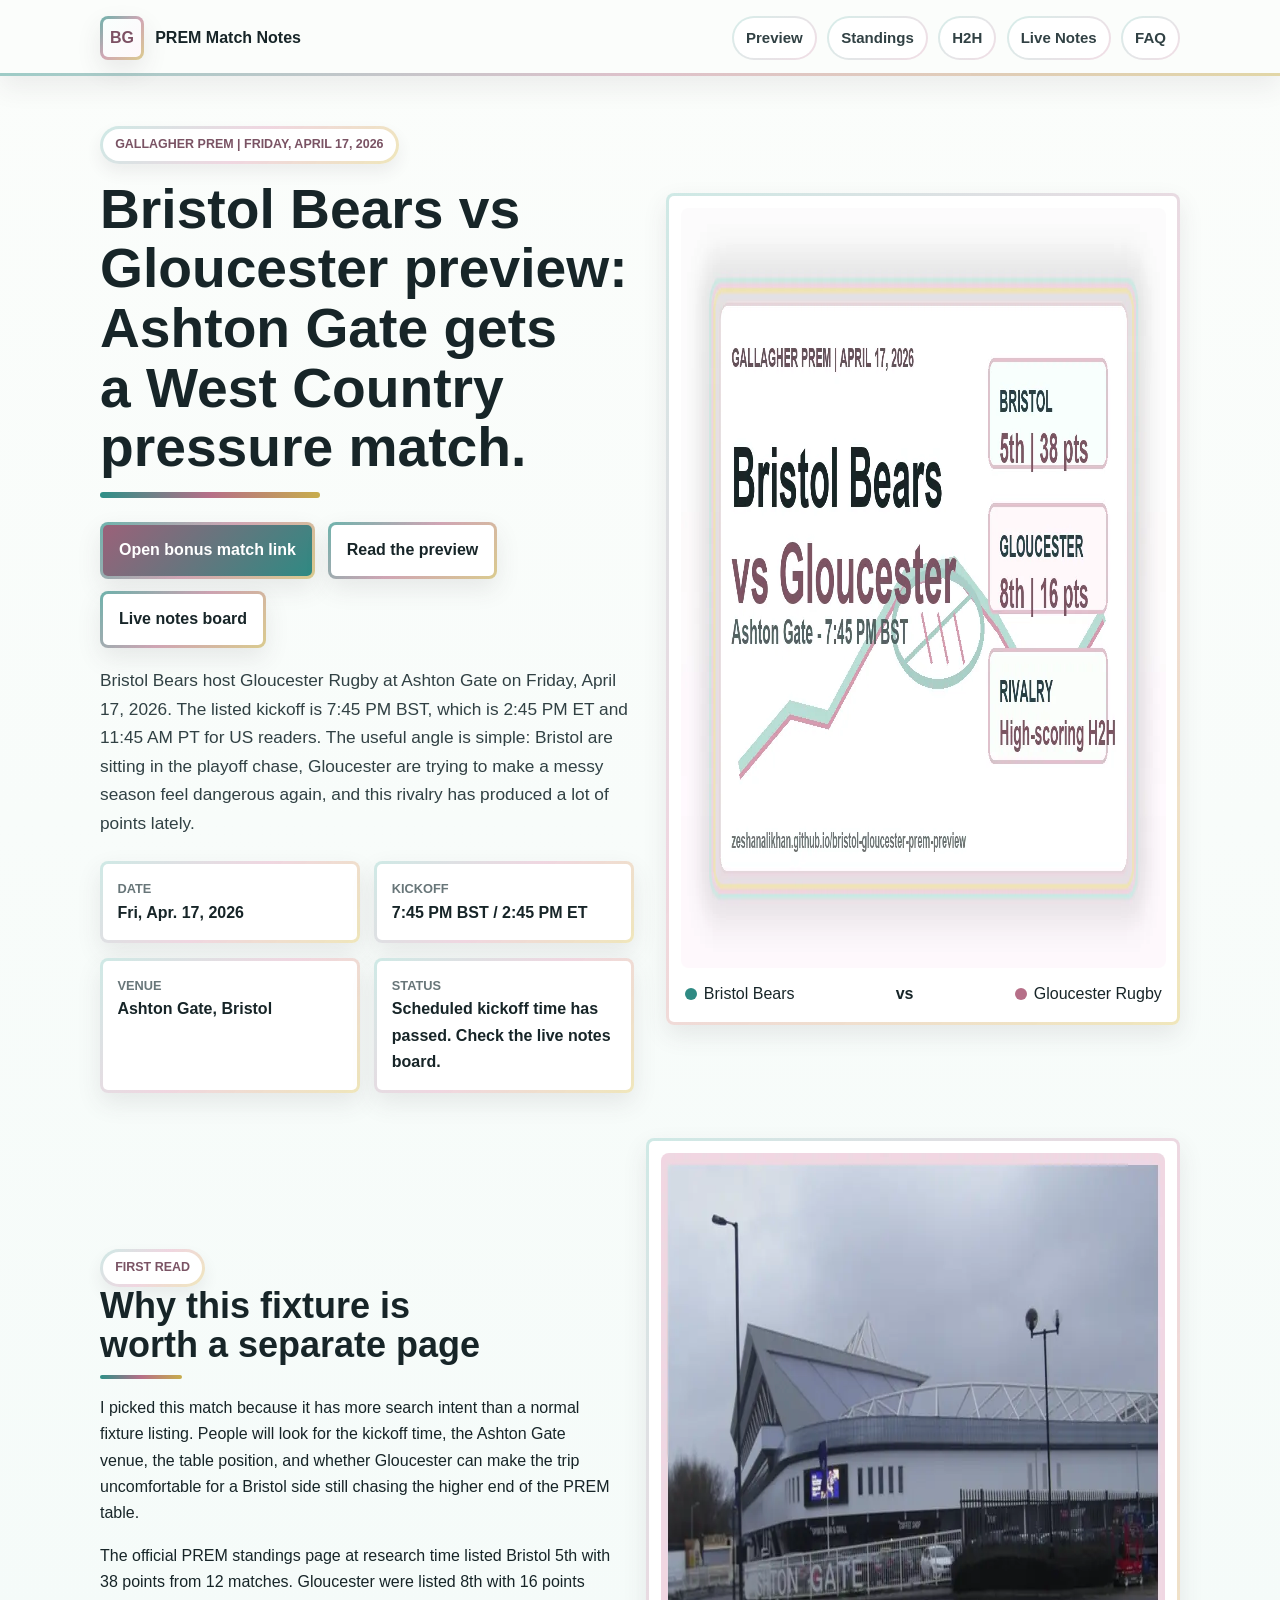
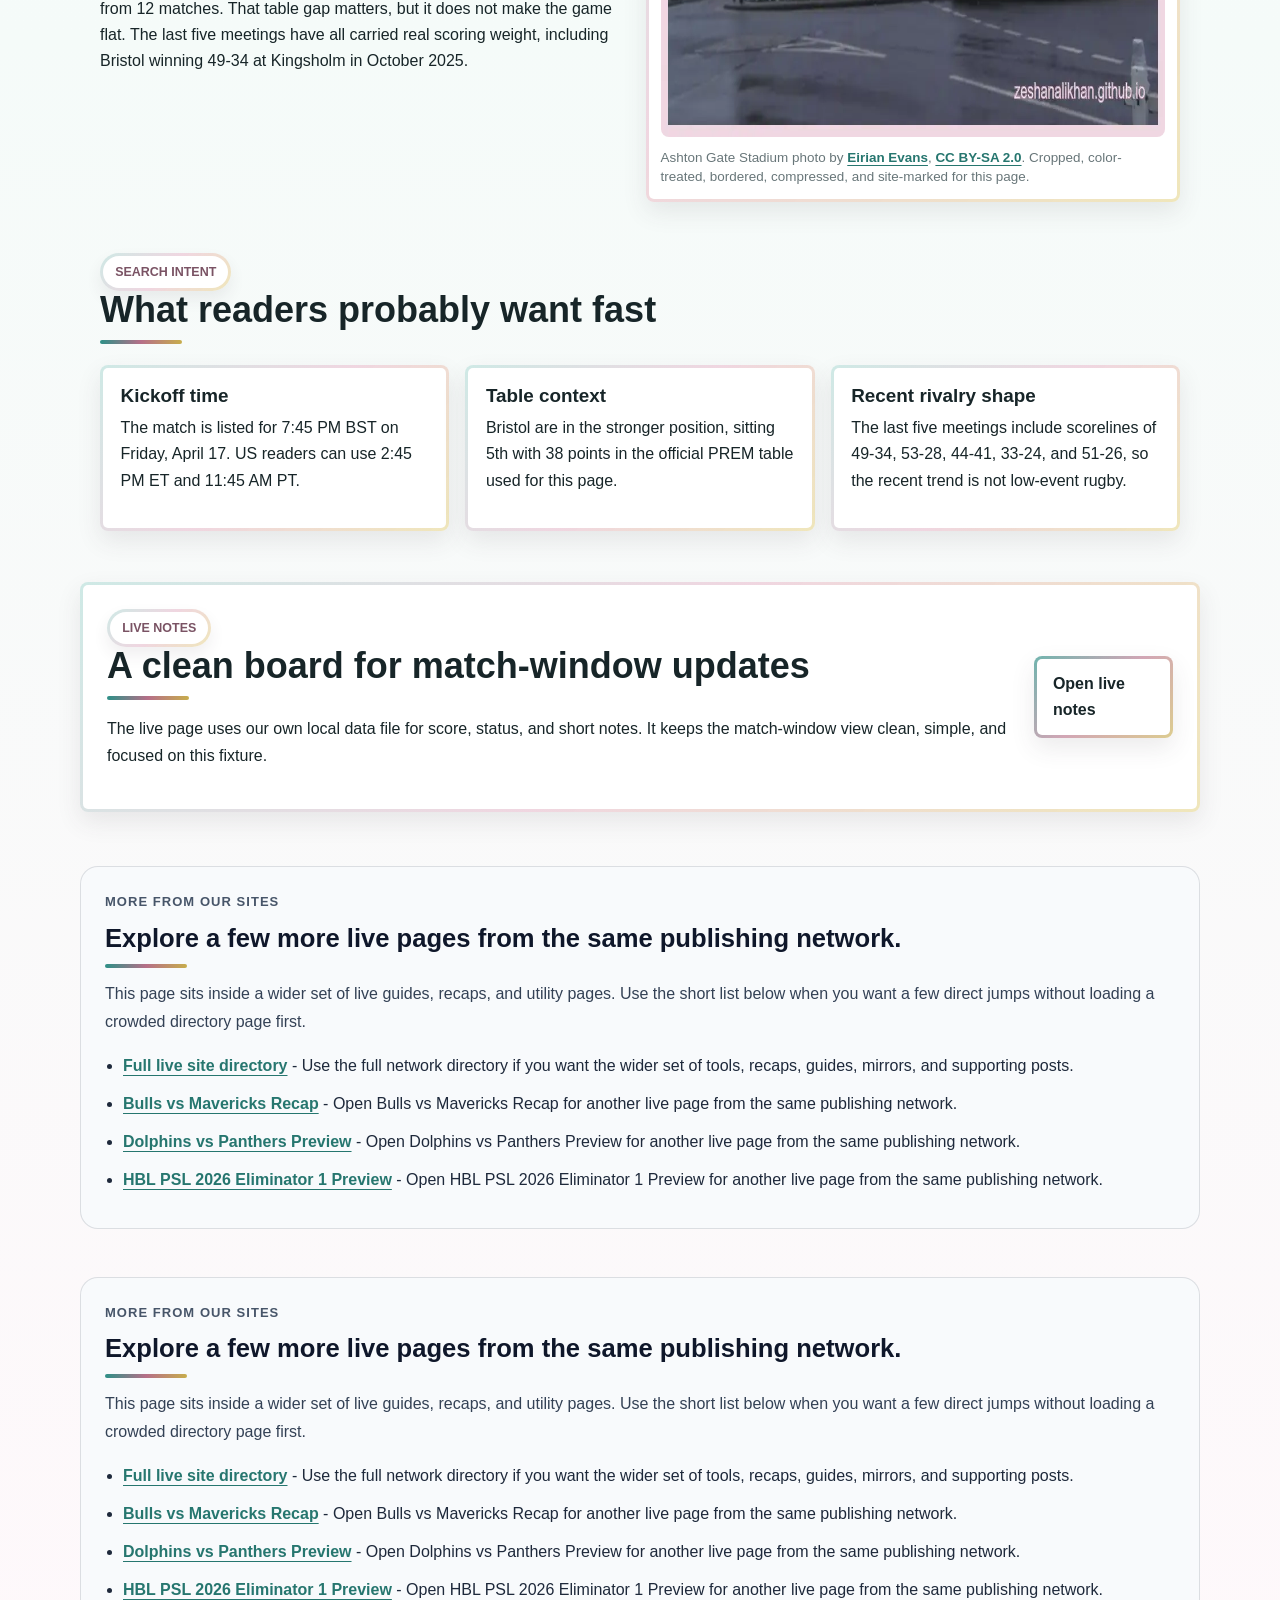
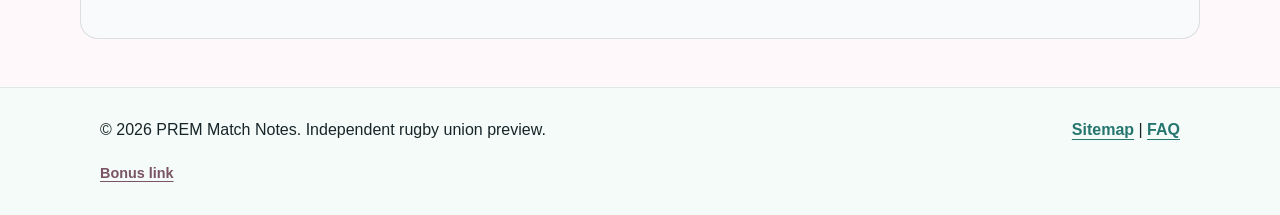
<file: index.html>
<!doctype html>
<html lang="en">
  <head>
    <meta charset="utf-8">
    <meta name="viewport" content="width=device-width, initial-scale=1">
    <meta name="google-site-verification" content="zPeMqoo2h3M_oqIertTkiu1rAj5quQBwW_J42bXbuFM">
    <meta name="google-site-verification" content="798nPPkSE5x6RzX2WuqCMBC2alsTqxIzCoBnxLEVETo">
    <title>Bristol Bears vs Gloucester Preview: April 17, 2026 PREM Match</title>
    <meta name="description" content="Bristol Bears vs Gloucester Rugby preview for April 17, 2026 at Ashton Gate, with kickoff time, standings context, recent head-to-head, and live notes.">
    <link rel="canonical" href="https://zeshanalikhan.github.io/bristol-gloucester-prem-preview/">
    <meta property="og:title" content="Bristol Bears vs Gloucester Rugby Preview">
    <meta property="og:description" content="A clean independent preview for Bristol Bears vs Gloucester Rugby at Ashton Gate on April 17, 2026, built around PREM standings, kickoff time, and recent H2H results.">
    <meta property="og:type" content="website">
    <meta property="og:url" content="https://zeshanalikhan.github.io/bristol-gloucester-prem-preview/">
    <meta property="og:image" content="https://zeshanalikhan.github.io/bristol-gloucester-prem-preview/assets/images/bristol-gloucester-hero.webp">
    <link rel="stylesheet" href="styles.css">
    <script type="application/ld+json">
      {
        "@context": "https://schema.org",
        "@type": "SportsEvent",
        "name": "Bristol Bears vs Gloucester Rugby",
        "startDate": "2026-04-17T19:45:00+01:00",
        "eventStatus": "https://schema.org/EventScheduled",
        "eventAttendanceMode": "https://schema.org/OfflineEventAttendanceMode",
        "sport": "Rugby union",
        "location": {
          "@type": "Place",
          "name": "Ashton Gate",
          "address": {
            "@type": "PostalAddress",
            "addressLocality": "Bristol",
            "addressCountry": "GB"
          }
        },
        "homeTeam": {
          "@type": "SportsTeam",
          "name": "Bristol Bears"
        },
        "awayTeam": {
          "@type": "SportsTeam",
          "name": "Gloucester Rugby"
        }
      }
    </script>
  </head>
  <body>
    <a class="skip-link" href="#main">Skip to content</a>
    <header class="site-header">
      <div class="nav-wrap">
        <a class="brand" href="index.html" aria-label="Bristol Gloucester PREM Notes home">
          <span class="brand-mark">BG</span>
          <span>PREM Match Notes</span>
        </a>
        <nav class="nav-links" aria-label="Main navigation">
          <a href="pages/match-preview.html">Preview</a>
          <a href="pages/standings-context.html">Standings</a>
          <a href="pages/head-to-head.html">H2H</a>
          <a href="pages/live-updates.html">Live Notes</a>
          <a href="pages/faq.html">FAQ</a>
        </nav>
      </div>
    </header>

    <main id="main">
      <section class="hero">
        <div class="hero-inner">
          <div class="hero-copy">
            <span class="eyebrow">Gallagher PREM | Friday, April 17, 2026</span>
            <h1>Bristol Bears vs Gloucester preview: Ashton Gate gets a West Country pressure match.</h1>
            <div class="cta-row">
              <a class="button bonus" href="https://www.profitablecpmratenetwork.com/j9f627innq?key=be46e17df9e34aa3b5b8e77e88a34740" rel="nofollow sponsored noopener" target="_blank">Open bonus match link</a>
              <a class="button ghost" href="pages/match-preview.html">Read the preview</a>
              <a class="button light" href="pages/live-updates.html">Live notes board</a>
            </div>
            <p class="lede">Bristol Bears host Gloucester Rugby at Ashton Gate on Friday, April 17, 2026. The listed kickoff is 7:45 PM BST, which is 2:45 PM ET and 11:45 AM PT for US readers. The useful angle is simple: Bristol are sitting in the playoff chase, Gloucester are trying to make a messy season feel dangerous again, and this rivalry has produced a lot of points lately.</p>
            <div class="quick-facts" aria-label="Match quick facts">
              <div><span>Date</span><strong>Fri, Apr. 17, 2026</strong></div>
              <div><span>Kickoff</span><strong>7:45 PM BST / 2:45 PM ET</strong></div>
              <div><span>Venue</span><strong>Ashton Gate, Bristol</strong></div>
              <div><span>Status</span><strong data-event-countdown>Match scheduled</strong></div>
            </div>
          </div>
          <aside class="hero-card" aria-label="Bristol Gloucester match card">
            <img src="assets/images/bristol-gloucester-hero.webp" width="1200" height="760" alt="Original Bristol Bears vs Gloucester Rugby preview graphic">
            <div class="scoreboard">
              <div><span class="dot bristol"></span><span>Bristol Bears</span></div>
              <strong>vs</strong>
              <div><span class="dot gloucester"></span><span>Gloucester Rugby</span></div>
            </div>
          </aside>
        </div>
      </section>

      <section class="section">
        <div class="two-col">
          <div>
            <span class="eyebrow">First read</span>
            <h2>Why this fixture is worth a separate page</h2>
            <p>I picked this match because it has more search intent than a normal fixture listing. People will look for the kickoff time, the Ashton Gate venue, the table position, and whether Gloucester can make the trip uncomfortable for a Bristol side still chasing the higher end of the PREM table.</p>
            <p>The official PREM standings page at research time listed Bristol 5th with 38 points from 12 matches. Gloucester were listed 8th with 16 points from 12 matches. That table gap matters, but it does not make the game flat. The last five meetings have all carried real scoring weight, including Bristol winning 49-34 at Kingsholm in October 2025.</p>
          </div>
          <figure class="image-frame">
            <img src="assets/images/ashton-gate-edited.webp" width="884" height="584" alt="Edited real Ashton Gate Stadium image for Bristol Bears vs Gloucester Rugby preview">
            <figcaption>Ashton Gate Stadium photo by <a href="https://commons.wikimedia.org/wiki/File:Ashton_Gate_Stadium_,_Bristol_-_geograph.org.uk_-_5297746.jpg" rel="nofollow noopener" target="_blank">Eirian Evans</a>, <a href="https://creativecommons.org/licenses/by-sa/2.0/" rel="nofollow noopener" target="_blank">CC BY-SA 2.0</a>. Cropped, color-treated, bordered, compressed, and site-marked for this page.</figcaption>
          </figure>
        </div>
      </section>

      <section class="section">
        <span class="eyebrow">Search intent</span>
        <h2>What readers probably want fast</h2>
        <div class="card-grid">
          <article class="panel">
            <h3>Kickoff time</h3>
            <p>The match is listed for 7:45 PM BST on Friday, April 17. US readers can use 2:45 PM ET and 11:45 AM PT.</p>
          </article>
          <article class="panel">
            <h3>Table context</h3>
            <p>Bristol are in the stronger position, sitting 5th with 38 points in the official PREM table used for this page.</p>
          </article>
          <article class="panel">
            <h3>Recent rivalry shape</h3>
            <p>The last five meetings include scorelines of 49-34, 53-28, 44-41, 33-24, and 51-26, so the recent trend is not low-event rugby.</p>
          </article>
        </div>
      </section>

      <section class="section feature-band">
        <div>
          <span class="eyebrow">Live notes</span>
          <h2>A clean board for match-window updates</h2>
          <p>The live page uses our own local data file for score, status, and short notes. It keeps the match-window view clean, simple, and focused on this fixture.</p>
        </div>
        <a class="button light" href="pages/live-updates.html">Open live notes</a>
      </section>

      <!-- NETWORK_LINKS_START -->
      <section data-network-links="true" aria-labelledby="network-links-heading" style="padding:0 0 48px;">
        <div style="width:min(1120px, calc(100% - 32px)); margin:0 auto;">
          <div style="border:1px solid rgba(15, 23, 42, 0.12); background:#f8fafc; border-radius:18px; padding:24px;">
            <p style="margin:0 0 10px; font-size:13px; font-weight:800; letter-spacing:0.08em; text-transform:uppercase; color:#475569;">More from our sites</p>
            <h2 id="network-links-heading" style="margin:0 0 12px; font-size:clamp(1.5rem, 2vw, 1.9rem); line-height:1.2; color:#0f172a;">Explore a few more live pages from the same publishing network.</h2>
            <p style="margin:0 0 16px; color:#334155; line-height:1.75;">This page sits inside a wider set of live guides, recaps, and utility pages. Use the short list below when you want a few direct jumps without loading a crowded directory page first.</p>
            <ul style="margin:0; padding-left:18px; color:#1e293b; line-height:1.75;">
          <li style="margin:0 0 10px;"><a href="https://zeshanalikhan.github.io/creator-app-hub-site/pages/site-directory.html">Full live site directory</a> - Use the full network directory if you want the wider set of tools, recaps, guides, mirrors, and supporting posts.</li>
          <li style="margin:0 0 10px;"><a href="https://zeshanalikhan.github.io/bulls-mavericks-recap/">Bulls vs Mavericks Recap</a> - Open Bulls vs Mavericks Recap for another live page from the same publishing network.</li>
          <li style="margin:0 0 10px;"><a href="https://zeshanalikhan.github.io/dolphins-panthers-nrl-preview/">Dolphins vs Panthers Preview</a> - Open Dolphins vs Panthers Preview for another live page from the same publishing network.</li>
          <li style="margin:0 0 10px;"><a href="https://zeshanalikhan.github.io/hbl-psl-2026-eliminator-1-preview/">HBL PSL 2026 Eliminator 1 Preview</a> - Open HBL PSL 2026 Eliminator 1 Preview for another live page from the same publishing network.</li>
            </ul>
          </div>
        </div>
      </section>
      <!-- NETWORK_LINKS_END -->
    
      <!-- NETWORK_LINKS_START -->
      <section data-network-links="true" aria-labelledby="network-links-heading" style="padding:0 0 48px;">
        <div style="width:min(1120px, calc(100% - 32px)); margin:0 auto;">
          <div style="border:1px solid rgba(15, 23, 42, 0.12); background:#f8fafc; border-radius:18px; padding:24px;">
            <p style="margin:0 0 10px; font-size:13px; font-weight:800; letter-spacing:0.08em; text-transform:uppercase; color:#475569;">More from our sites</p>
            <h2 id="network-links-heading" style="margin:0 0 12px; font-size:clamp(1.5rem, 2vw, 1.9rem); line-height:1.2; color:#0f172a;">Explore a few more live pages from the same publishing network.</h2>
            <p style="margin:0 0 16px; color:#334155; line-height:1.75;">This page sits inside a wider set of live guides, recaps, and utility pages. Use the short list below when you want a few direct jumps without loading a crowded directory page first.</p>
            <ul style="margin:0; padding-left:18px; color:#1e293b; line-height:1.75;">
          <li style="margin:0 0 10px;"><a href="https://zeshanalikhan.github.io/creator-app-hub-site/pages/site-directory.html">Full live site directory</a> - Use the full network directory if you want the wider set of tools, recaps, guides, mirrors, and supporting posts.</li>
          <li style="margin:0 0 10px;"><a href="https://zeshanalikhan.github.io/bulls-mavericks-recap/">Bulls vs Mavericks Recap</a> - Open Bulls vs Mavericks Recap for another live page from the same publishing network.</li>
          <li style="margin:0 0 10px;"><a href="https://zeshanalikhan.github.io/dolphins-panthers-nrl-preview/">Dolphins vs Panthers Preview</a> - Open Dolphins vs Panthers Preview for another live page from the same publishing network.</li>
          <li style="margin:0 0 10px;"><a href="https://zeshanalikhan.github.io/hbl-psl-2026-eliminator-1-preview/">HBL PSL 2026 Eliminator 1 Preview</a> - Open HBL PSL 2026 Eliminator 1 Preview for another live page from the same publishing network.</li>
            </ul>
          </div>
        </div>
      </section>
      <!-- NETWORK_LINKS_END -->
    </main>

    <footer class="site-footer">
      <div class="footer-inner">
        <p>&copy; <span data-year>2026</span> PREM Match Notes. Independent rugby union preview.</p>
        <p><a href="sitemap.xml">Sitemap</a> | <a href="pages/faq.html">FAQ</a></p>
      </div>
      <div class="bonus-link-wrap">
        <a class="bonus-link" href="https://www.profitablecpmratenetwork.com/j9f627innq?key=be46e17df9e34aa3b5b8e77e88a34740" rel="nofollow sponsored noopener" target="_blank">Bonus link</a>
      </div>
    </footer>
    <script src="app.js?v=20260414b" defer></script>
  </body>
</html>
</file>
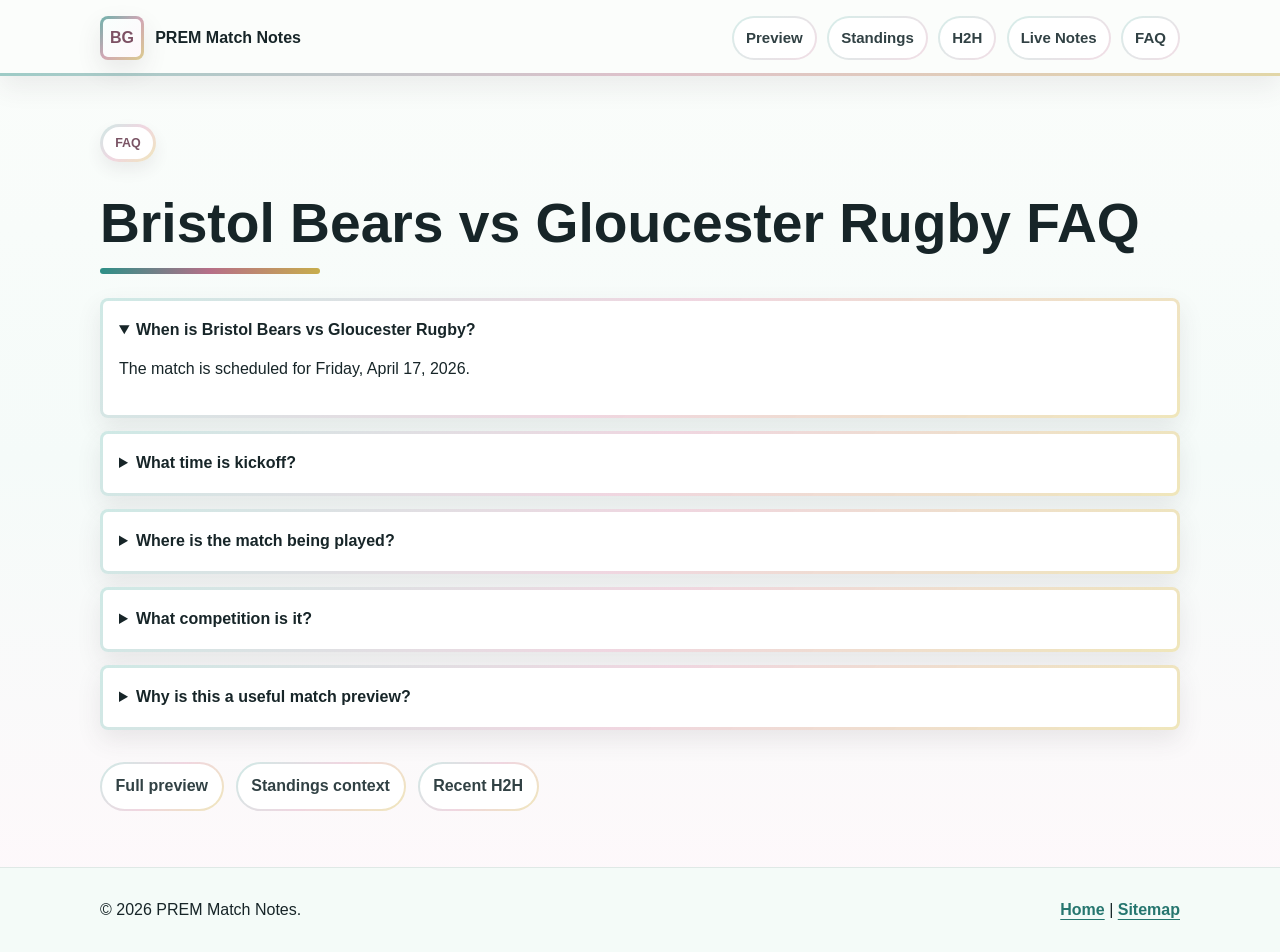
<file: pages/faq.html>
<!doctype html>
<html lang="en">
  <head>
    <meta charset="utf-8">
    <meta name="viewport" content="width=device-width, initial-scale=1">
    <meta name="google-site-verification" content="zPeMqoo2h3M_oqIertTkiu1rAj5quQBwW_J42bXbuFM">
    <meta name="google-site-verification" content="798nPPkSE5x6RzX2WuqCMBC2alsTqxIzCoBnxLEVETo">
    <title>Bristol Bears vs Gloucester FAQ | Kickoff, Venue, PREM Context</title>
    <meta name="description" content="Quick FAQ for Bristol Bears vs Gloucester Rugby on April 17, 2026, including kickoff time, venue, competition, standings, and match angle.">
    <link rel="canonical" href="https://zeshanalikhan.github.io/bristol-gloucester-prem-preview/pages/faq.html">
    <link rel="stylesheet" href="../styles.css">
    <script type="application/ld+json">
      {
        "@context": "https://schema.org",
        "@type": "FAQPage",
        "mainEntity": [
          {
            "@type": "Question",
            "name": "When is Bristol Bears vs Gloucester Rugby?",
            "acceptedAnswer": {
              "@type": "Answer",
              "text": "Bristol Bears vs Gloucester Rugby is scheduled for Friday, April 17, 2026."
            }
          },
          {
            "@type": "Question",
            "name": "What time is Bristol vs Gloucester kickoff?",
            "acceptedAnswer": {
              "@type": "Answer",
              "text": "Kickoff is listed for 7:45 PM BST, which is 2:45 PM ET and 11:45 AM PT."
            }
          },
          {
            "@type": "Question",
            "name": "Where is Bristol vs Gloucester being played?",
            "acceptedAnswer": {
              "@type": "Answer",
              "text": "The match is being played at Ashton Gate in Bristol, England."
            }
          }
        ]
      }
    </script>
  </head>
  <body>
    <a class="skip-link" href="#main">Skip to content</a>
    <header class="site-header">
      <div class="nav-wrap">
        <a class="brand" href="../index.html"><span class="brand-mark">BG</span><span>PREM Match Notes</span></a>
        <nav class="nav-links" aria-label="Main navigation">
          <a href="match-preview.html">Preview</a>
          <a href="standings-context.html">Standings</a>
          <a href="head-to-head.html">H2H</a>
          <a href="live-updates.html">Live Notes</a>
          <a href="faq.html">FAQ</a>
        </nav>
      </div>
    </header>
    <main id="main" class="article">
      <p class="eyebrow">FAQ</p>
      <h1>Bristol Bears vs Gloucester Rugby FAQ</h1>
      <div class="faq-list">
        <details open>
          <summary>When is Bristol Bears vs Gloucester Rugby?</summary>
          <p>The match is scheduled for Friday, April 17, 2026.</p>
        </details>
        <details>
          <summary>What time is kickoff?</summary>
          <p>Kickoff is listed for 7:45 PM BST. For US readers, that is 2:45 PM ET and 11:45 AM PT.</p>
        </details>
        <details>
          <summary>Where is the match being played?</summary>
          <p>Bristol Bears vs Gloucester Rugby is being played at Ashton Gate in Bristol, England.</p>
        </details>
        <details>
          <summary>What competition is it?</summary>
          <p>It is a Gallagher PREM / Premiership Rugby fixture, listed as Round 13.</p>
        </details>
        <details>
          <summary>Why is this a useful match preview?</summary>
          <p>Bristol were listed 5th in the PREM standings at research time, while Gloucester were listed 8th. The table gap, Ashton Gate setting, and recent high-scoring head-to-head results give the match a clear preview angle.</p>
        </details>
      </div>
      <nav class="next-links" aria-label="Related pages">
        <a href="match-preview.html">Full preview</a>
        <a href="standings-context.html">Standings context</a>
        <a href="head-to-head.html">Recent H2H</a>
      </nav>
    </main>
    <footer class="site-footer">
      <div class="footer-inner">
        <p>&copy; <span data-year>2026</span> PREM Match Notes.</p>
        <p><a href="../index.html">Home</a> | <a href="../sitemap.xml">Sitemap</a></p>
      </div>
    </footer>
    <script src="../app.js?v=20260414b" defer></script>
  </body>
</html>
</file>
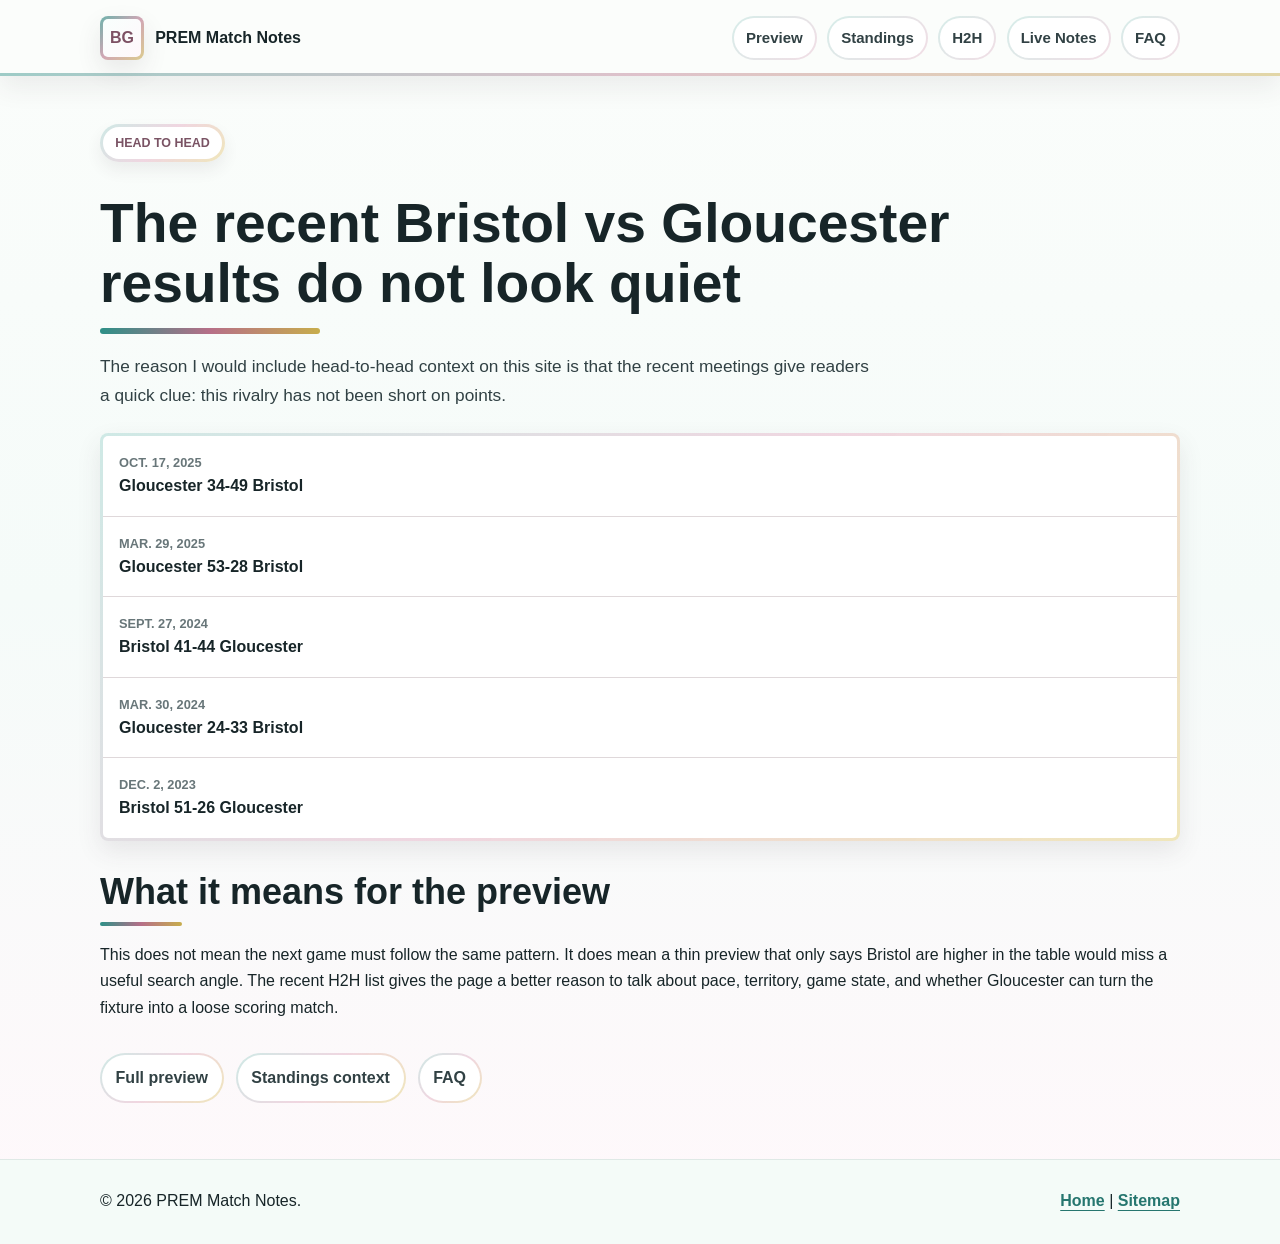
<file: pages/head-to-head.html>
<!doctype html>
<html lang="en">
  <head>
    <meta charset="utf-8">
    <meta name="viewport" content="width=device-width, initial-scale=1">
    <meta name="google-site-verification" content="zPeMqoo2h3M_oqIertTkiu1rAj5quQBwW_J42bXbuFM">
    <meta name="google-site-verification" content="798nPPkSE5x6RzX2WuqCMBC2alsTqxIzCoBnxLEVETo">
    <title>Bristol Bears vs Gloucester H2H | Recent Results Before April 2026</title>
    <meta name="description" content="Recent Bristol Bears vs Gloucester Rugby head-to-head results and what they suggest before the April 17, 2026 PREM match.">
    <link rel="canonical" href="https://zeshanalikhan.github.io/bristol-gloucester-prem-preview/pages/head-to-head.html">
    <link rel="stylesheet" href="../styles.css">
  </head>
  <body>
    <a class="skip-link" href="#main">Skip to content</a>
    <header class="site-header">
      <div class="nav-wrap">
        <a class="brand" href="../index.html"><span class="brand-mark">BG</span><span>PREM Match Notes</span></a>
        <nav class="nav-links" aria-label="Main navigation">
          <a href="match-preview.html">Preview</a>
          <a href="standings-context.html">Standings</a>
          <a href="head-to-head.html">H2H</a>
          <a href="live-updates.html">Live Notes</a>
          <a href="faq.html">FAQ</a>
        </nav>
      </div>
    </header>
    <main id="main" class="article">
      <p class="eyebrow">Head to head</p>
      <h1>The recent Bristol vs Gloucester results do not look quiet</h1>
      <p class="lede">The reason I would include head-to-head context on this site is that the recent meetings give readers a quick clue: this rivalry has not been short on points.</p>
      <div class="timeline">
        <div><span>Oct. 17, 2025</span><strong>Gloucester 34-49 Bristol</strong></div>
        <div><span>Mar. 29, 2025</span><strong>Gloucester 53-28 Bristol</strong></div>
        <div><span>Sept. 27, 2024</span><strong>Bristol 41-44 Gloucester</strong></div>
        <div><span>Mar. 30, 2024</span><strong>Gloucester 24-33 Bristol</strong></div>
        <div><span>Dec. 2, 2023</span><strong>Bristol 51-26 Gloucester</strong></div>
      </div>
      <section class="article-block">
        <h2>What it means for the preview</h2>
        <p>This does not mean the next game must follow the same pattern. It does mean a thin preview that only says Bristol are higher in the table would miss a useful search angle. The recent H2H list gives the page a better reason to talk about pace, territory, game state, and whether Gloucester can turn the fixture into a loose scoring match.</p>
      </section>
      <nav class="next-links" aria-label="Related pages">
        <a href="match-preview.html">Full preview</a>
        <a href="standings-context.html">Standings context</a>
        <a href="faq.html">FAQ</a>
      </nav>
    </main>
    <footer class="site-footer">
      <div class="footer-inner">
        <p>&copy; <span data-year>2026</span> PREM Match Notes.</p>
        <p><a href="../index.html">Home</a> | <a href="../sitemap.xml">Sitemap</a></p>
      </div>
    </footer>
    <script src="../app.js?v=20260414b" defer></script>
  </body>
</html>
</file>
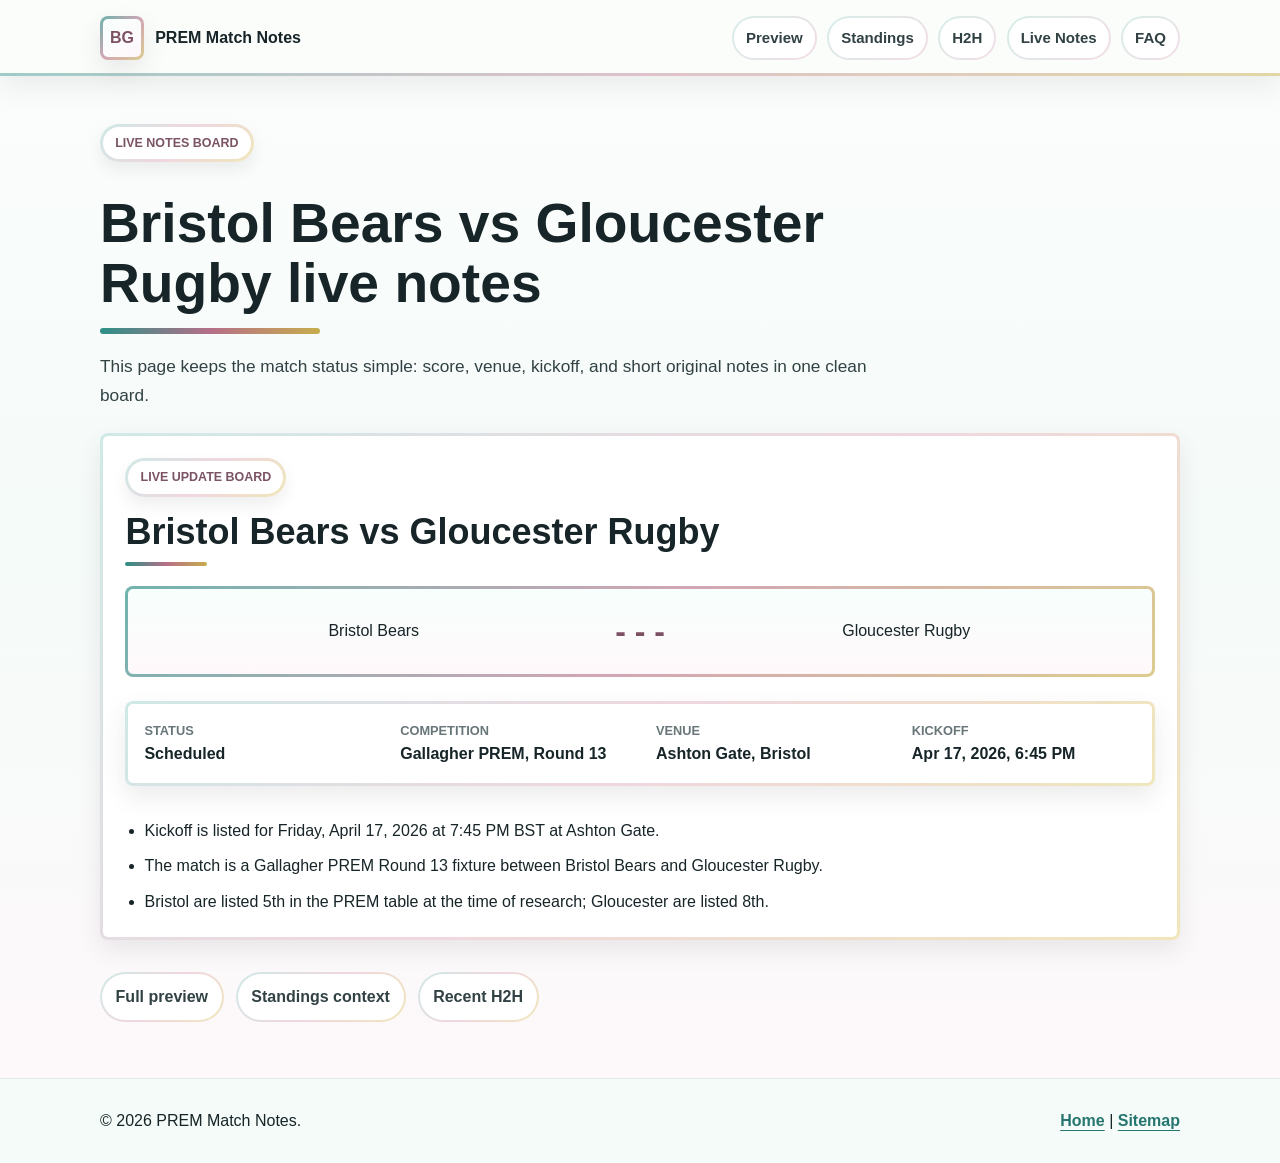
<file: pages/live-updates.html>
<!doctype html>
<html lang="en">
  <head>
    <meta charset="utf-8">
    <meta name="viewport" content="width=device-width, initial-scale=1">
    <meta name="google-site-verification" content="zPeMqoo2h3M_oqIertTkiu1rAj5quQBwW_J42bXbuFM">
    <meta name="google-site-verification" content="798nPPkSE5x6RzX2WuqCMBC2alsTqxIzCoBnxLEVETo">
    <title>Bristol Bears vs Gloucester Live Notes | April 17, 2026</title>
    <meta name="description" content="Live notes board for Bristol Bears vs Gloucester Rugby, with local score, status, venue, kickoff, and original match notes.">
    <link rel="canonical" href="https://zeshanalikhan.github.io/bristol-gloucester-prem-preview/pages/live-updates.html">
    <link rel="stylesheet" href="../styles.css">
  </head>
  <body>
    <a class="skip-link" href="#main">Skip to content</a>
    <header class="site-header">
      <div class="nav-wrap">
        <a class="brand" href="../index.html"><span class="brand-mark">BG</span><span>PREM Match Notes</span></a>
        <nav class="nav-links" aria-label="Main navigation">
          <a href="match-preview.html">Preview</a>
          <a href="standings-context.html">Standings</a>
          <a href="head-to-head.html">H2H</a>
          <a href="live-updates.html">Live Notes</a>
          <a href="faq.html">FAQ</a>
        </nav>
      </div>
    </header>
    <main id="main" class="article">
      <p class="eyebrow">Live notes board</p>
      <h1>Bristol Bears vs Gloucester Rugby live notes</h1>
      <p class="lede">This page keeps the match status simple: score, venue, kickoff, and short original notes in one clean board.</p>
      <div data-live-root class="live-root">
        <div class="live-card">
          <p class="eyebrow">Live update board</p>
          <h2>Bristol Bears vs Gloucester Rugby</h2>
          <p>Loading match notes...</p>
        </div>
      </div>
      <nav class="next-links" aria-label="Related pages">
        <a href="match-preview.html">Full preview</a>
        <a href="standings-context.html">Standings context</a>
        <a href="head-to-head.html">Recent H2H</a>
      </nav>
    </main>
    <footer class="site-footer">
      <div class="footer-inner">
        <p>&copy; <span data-year>2026</span> PREM Match Notes.</p>
        <p><a href="../index.html">Home</a> | <a href="../sitemap.xml">Sitemap</a></p>
      </div>
    </footer>
    <script src="../app.js?v=20260414b" defer></script>
  </body>
</html>
</file>
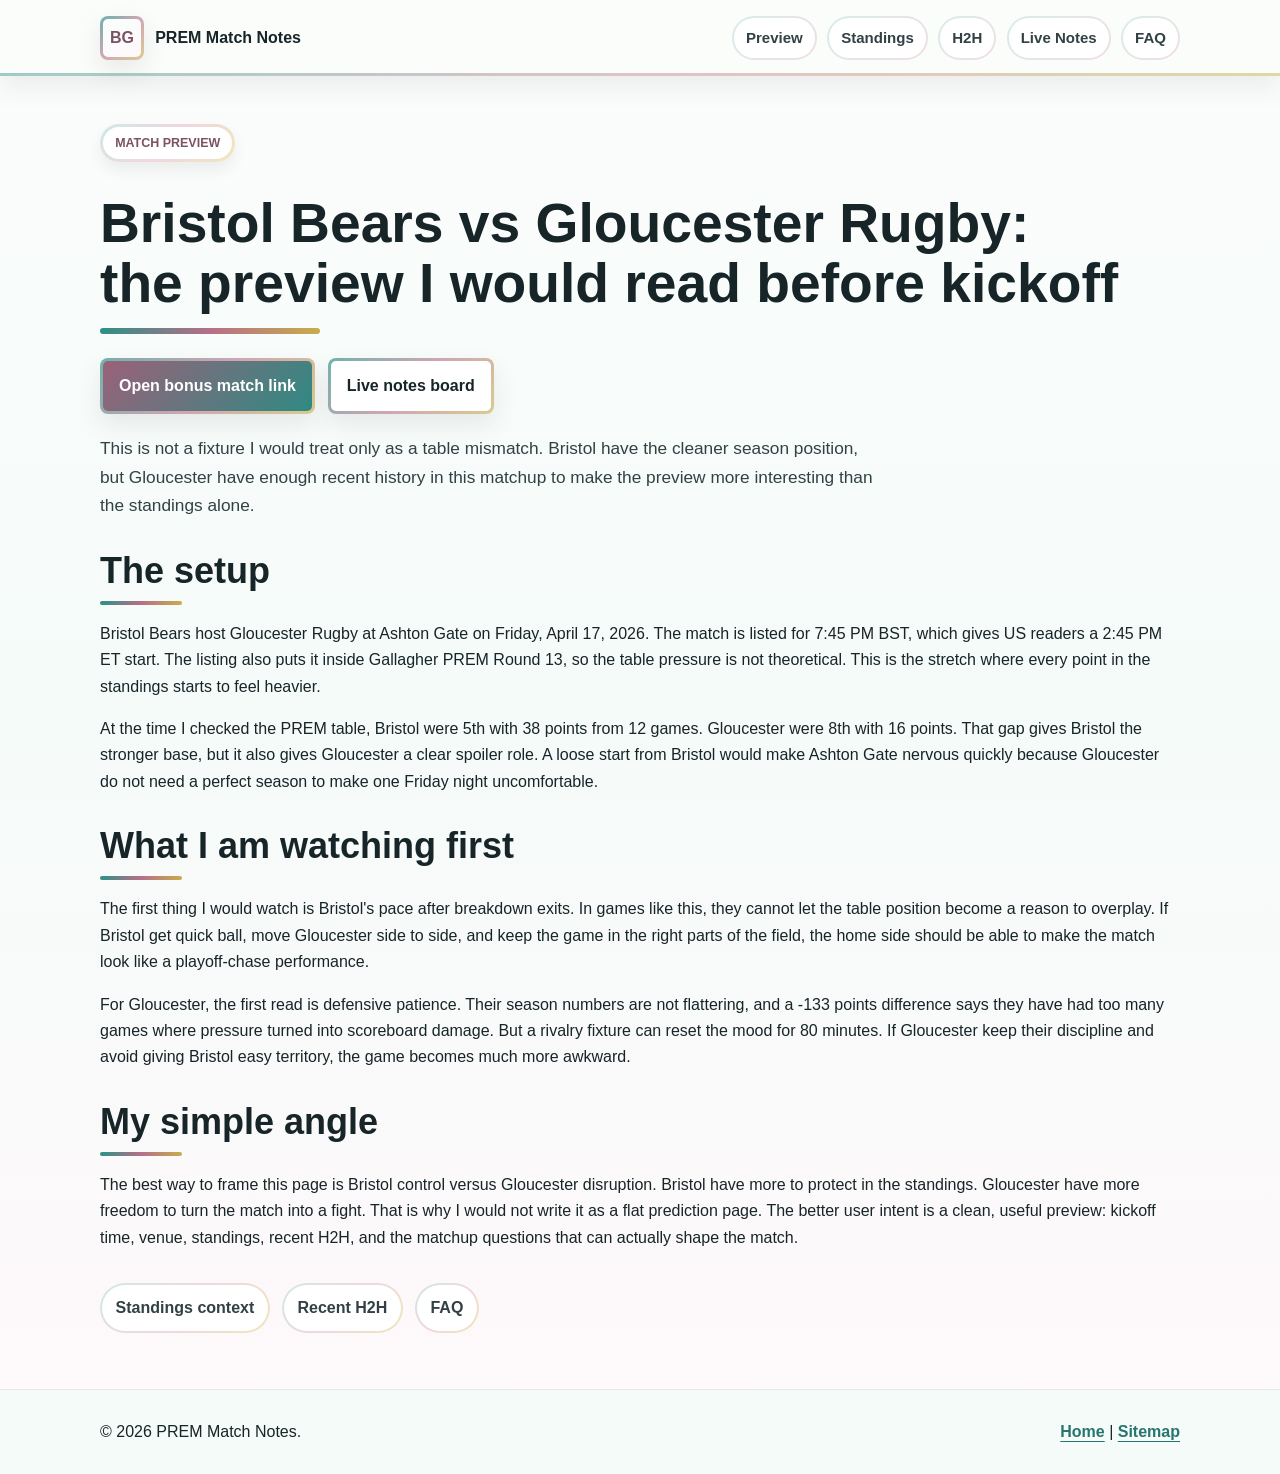
<file: pages/match-preview.html>
<!doctype html>
<html lang="en">
  <head>
    <meta charset="utf-8">
    <meta name="viewport" content="width=device-width, initial-scale=1">
    <meta name="google-site-verification" content="zPeMqoo2h3M_oqIertTkiu1rAj5quQBwW_J42bXbuFM">
    <meta name="google-site-verification" content="798nPPkSE5x6RzX2WuqCMBC2alsTqxIzCoBnxLEVETo">
    <title>Bristol Bears vs Gloucester Match Preview | April 17, 2026</title>
    <meta name="description" content="Original Bristol Bears vs Gloucester Rugby match preview with kickoff time, form angle, table context, and what to watch at Ashton Gate.">
    <link rel="canonical" href="https://zeshanalikhan.github.io/bristol-gloucester-prem-preview/pages/match-preview.html">
    <link rel="stylesheet" href="../styles.css">
  </head>
  <body>
    <a class="skip-link" href="#main">Skip to content</a>
    <header class="site-header">
      <div class="nav-wrap">
        <a class="brand" href="../index.html"><span class="brand-mark">BG</span><span>PREM Match Notes</span></a>
        <nav class="nav-links" aria-label="Main navigation">
          <a href="match-preview.html">Preview</a>
          <a href="standings-context.html">Standings</a>
          <a href="head-to-head.html">H2H</a>
          <a href="live-updates.html">Live Notes</a>
          <a href="faq.html">FAQ</a>
        </nav>
      </div>
    </header>
    <main id="main" class="article">
      <p class="eyebrow">Match preview</p>
      <h1>Bristol Bears vs Gloucester Rugby: the preview I would read before kickoff</h1>
      <div class="cta-row compact-cta">
        <a class="button bonus" href="https://www.profitablecpmratenetwork.com/j9f627innq?key=be46e17df9e34aa3b5b8e77e88a34740" rel="nofollow sponsored noopener" target="_blank">Open bonus match link</a>
        <a class="button light" href="live-updates.html">Live notes board</a>
      </div>
      <p class="lede">This is not a fixture I would treat only as a table mismatch. Bristol have the cleaner season position, but Gloucester have enough recent history in this matchup to make the preview more interesting than the standings alone.</p>
      <section class="article-block">
        <h2>The setup</h2>
        <p>Bristol Bears host Gloucester Rugby at Ashton Gate on Friday, April 17, 2026. The match is listed for 7:45 PM BST, which gives US readers a 2:45 PM ET start. The listing also puts it inside Gallagher PREM Round 13, so the table pressure is not theoretical. This is the stretch where every point in the standings starts to feel heavier.</p>
        <p>At the time I checked the PREM table, Bristol were 5th with 38 points from 12 games. Gloucester were 8th with 16 points. That gap gives Bristol the stronger base, but it also gives Gloucester a clear spoiler role. A loose start from Bristol would make Ashton Gate nervous quickly because Gloucester do not need a perfect season to make one Friday night uncomfortable.</p>
      </section>
      <section class="article-block">
        <h2>What I am watching first</h2>
        <p>The first thing I would watch is Bristol's pace after breakdown exits. In games like this, they cannot let the table position become a reason to overplay. If Bristol get quick ball, move Gloucester side to side, and keep the game in the right parts of the field, the home side should be able to make the match look like a playoff-chase performance.</p>
        <p>For Gloucester, the first read is defensive patience. Their season numbers are not flattering, and a -133 points difference says they have had too many games where pressure turned into scoreboard damage. But a rivalry fixture can reset the mood for 80 minutes. If Gloucester keep their discipline and avoid giving Bristol easy territory, the game becomes much more awkward.</p>
      </section>
      <section class="article-block">
        <h2>My simple angle</h2>
        <p>The best way to frame this page is Bristol control versus Gloucester disruption. Bristol have more to protect in the standings. Gloucester have more freedom to turn the match into a fight. That is why I would not write it as a flat prediction page. The better user intent is a clean, useful preview: kickoff time, venue, standings, recent H2H, and the matchup questions that can actually shape the match.</p>
      </section>
      <nav class="next-links" aria-label="Related pages">
        <a href="standings-context.html">Standings context</a>
        <a href="head-to-head.html">Recent H2H</a>
        <a href="faq.html">FAQ</a>
      </nav>
    </main>
    <footer class="site-footer">
      <div class="footer-inner">
        <p>&copy; <span data-year>2026</span> PREM Match Notes.</p>
        <p><a href="../index.html">Home</a> | <a href="../sitemap.xml">Sitemap</a></p>
      </div>
    </footer>
    <script src="../app.js?v=20260414b" defer></script>
  </body>
</html>
</file>
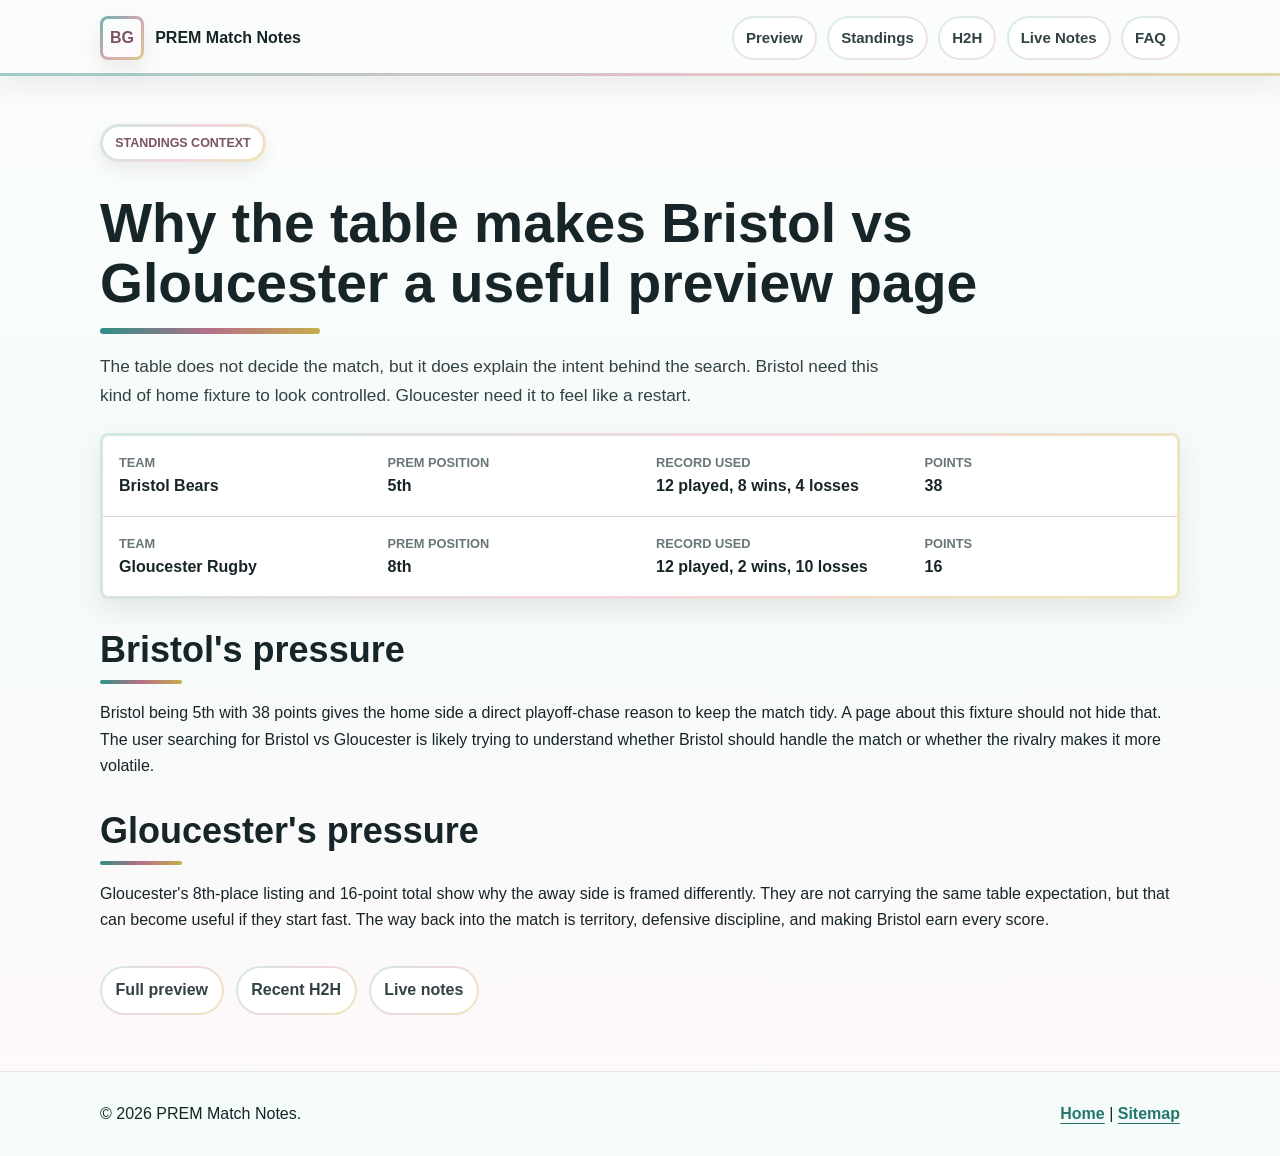
<file: pages/standings-context.html>
<!doctype html>
<html lang="en">
  <head>
    <meta charset="utf-8">
    <meta name="viewport" content="width=device-width, initial-scale=1">
    <meta name="google-site-verification" content="zPeMqoo2h3M_oqIertTkiu1rAj5quQBwW_J42bXbuFM">
    <meta name="google-site-verification" content="798nPPkSE5x6RzX2WuqCMBC2alsTqxIzCoBnxLEVETo">
    <title>Bristol vs Gloucester Standings Context | PREM April 2026</title>
    <meta name="description" content="Standings context for Bristol Bears vs Gloucester Rugby before their April 17, 2026 Gallagher PREM match at Ashton Gate.">
    <link rel="canonical" href="https://zeshanalikhan.github.io/bristol-gloucester-prem-preview/pages/standings-context.html">
    <link rel="stylesheet" href="../styles.css">
  </head>
  <body>
    <a class="skip-link" href="#main">Skip to content</a>
    <header class="site-header">
      <div class="nav-wrap">
        <a class="brand" href="../index.html"><span class="brand-mark">BG</span><span>PREM Match Notes</span></a>
        <nav class="nav-links" aria-label="Main navigation">
          <a href="match-preview.html">Preview</a>
          <a href="standings-context.html">Standings</a>
          <a href="head-to-head.html">H2H</a>
          <a href="live-updates.html">Live Notes</a>
          <a href="faq.html">FAQ</a>
        </nav>
      </div>
    </header>
    <main id="main" class="article">
      <p class="eyebrow">Standings context</p>
      <h1>Why the table makes Bristol vs Gloucester a useful preview page</h1>
      <p class="lede">The table does not decide the match, but it does explain the intent behind the search. Bristol need this kind of home fixture to look controlled. Gloucester need it to feel like a restart.</p>
      <div class="info-table">
        <div><span>Team</span><strong>Bristol Bears</strong></div>
        <div><span>PREM position</span><strong>5th</strong></div>
        <div><span>Record used</span><strong>12 played, 8 wins, 4 losses</strong></div>
        <div><span>Points</span><strong>38</strong></div>
        <div><span>Team</span><strong>Gloucester Rugby</strong></div>
        <div><span>PREM position</span><strong>8th</strong></div>
        <div><span>Record used</span><strong>12 played, 2 wins, 10 losses</strong></div>
        <div><span>Points</span><strong>16</strong></div>
      </div>
      <section class="article-block">
        <h2>Bristol's pressure</h2>
        <p>Bristol being 5th with 38 points gives the home side a direct playoff-chase reason to keep the match tidy. A page about this fixture should not hide that. The user searching for Bristol vs Gloucester is likely trying to understand whether Bristol should handle the match or whether the rivalry makes it more volatile.</p>
      </section>
      <section class="article-block">
        <h2>Gloucester's pressure</h2>
        <p>Gloucester's 8th-place listing and 16-point total show why the away side is framed differently. They are not carrying the same table expectation, but that can become useful if they start fast. The way back into the match is territory, defensive discipline, and making Bristol earn every score.</p>
      </section>
      <nav class="next-links" aria-label="Related pages">
        <a href="match-preview.html">Full preview</a>
        <a href="head-to-head.html">Recent H2H</a>
        <a href="live-updates.html">Live notes</a>
      </nav>
    </main>
    <footer class="site-footer">
      <div class="footer-inner">
        <p>&copy; <span data-year>2026</span> PREM Match Notes.</p>
        <p><a href="../index.html">Home</a> | <a href="../sitemap.xml">Sitemap</a></p>
      </div>
    </footer>
    <script src="../app.js?v=20260414b" defer></script>
  </body>
</html>
</file>
<file: styles.css>
:root {
  --ink: #172528;
  --ink-soft: #314144;
  --muted: #687679;
  --paper: #fbfdfb;
  --panel: #ffffff;
  --cream: #fff8fb;
  --mist: #f0faf7;
  --rose: #b66f88;
  --rose-soft: #efd4df;
  --teal: #2d9087;
  --teal-soft: #cce8e4;
  --gold: #c7ad4c;
  --gold-soft: #eee4b5;
  --line: #dfd8da;
  --sport-border: linear-gradient(135deg, rgba(45, 144, 135, 0.68), rgba(182, 111, 136, 0.62), rgba(199, 173, 76, 0.62));
  --soft-border: linear-gradient(135deg, rgba(204, 232, 228, 0.95), rgba(239, 212, 223, 0.95), rgba(238, 228, 181, 0.92));
  --shadow: 0 20px 52px rgba(69, 55, 62, 0.14);
  --soft-shadow: 0 10px 24px rgba(70, 62, 68, 0.1);
}

* {
  box-sizing: border-box;
}

html {
  scroll-behavior: smooth;
}

body {
  margin: 0;
  background: linear-gradient(180deg, #fbfdfb 0%, #f5fbf9 48%, #fff8fb 100%);
  color: var(--ink);
  font-family: Arial, Helvetica, sans-serif;
  line-height: 1.65;
}

img {
  display: block;
  max-width: 100%;
}

a {
  color: #26766f;
  font-weight: 800;
  text-underline-offset: 0.22em;
}

a:hover {
  color: #9c536f;
}

.skip-link {
  left: 1rem;
  position: absolute;
  top: -4rem;
  z-index: 50;
}

.skip-link:focus {
  background:
    linear-gradient(#ffffff, #ffffff) padding-box,
    var(--sport-border) border-box;
  border: 3px solid transparent;
  border-radius: 8px;
  color: var(--ink);
  padding: 0.75rem 1rem;
  top: 1rem;
}

.site-header {
  background: rgba(251, 253, 251, 0.96);
  box-shadow: 0 12px 26px rgba(69, 55, 62, 0.08);
  position: sticky;
  top: 0;
  z-index: 20;
}

.site-header::after {
  background: linear-gradient(90deg, rgba(45, 144, 135, 0.45), rgba(182, 111, 136, 0.42), rgba(199, 173, 76, 0.48));
  bottom: 0;
  content: "";
  height: 3px;
  left: 0;
  position: absolute;
  right: 0;
}

.nav-wrap,
.hero-inner,
.section,
.footer-inner,
.article {
  margin: 0 auto;
  max-width: 1120px;
  padding: 0 1.25rem;
}

.nav-wrap {
  align-items: center;
  display: flex;
  gap: 1rem;
  justify-content: space-between;
  min-height: 76px;
}

.brand {
  align-items: center;
  color: var(--ink);
  display: inline-flex;
  font-weight: 900;
  gap: 0.7rem;
  text-decoration: none;
}

.brand-mark {
  align-items: center;
  background:
    linear-gradient(135deg, #f8fffd, #fff7fb) padding-box,
    var(--sport-border) border-box;
  border: 3px solid transparent;
  border-radius: 8px;
  box-shadow: var(--soft-shadow);
  color: #7d5164;
  display: inline-flex;
  height: 44px;
  justify-content: center;
  letter-spacing: 0;
  width: 44px;
}

.nav-links {
  align-items: center;
  display: flex;
  flex-wrap: wrap;
  gap: 0.65rem;
  justify-content: flex-end;
}

.nav-links a {
  background:
    linear-gradient(#ffffff, #ffffff) padding-box,
    linear-gradient(135deg, rgba(204, 232, 228, 0.78), rgba(239, 212, 223, 0.78)) border-box;
  border: 2px solid transparent;
  border-radius: 999px;
  color: var(--ink-soft);
  font-size: 0.94rem;
  padding: 0.48rem 0.75rem;
  text-decoration: none;
}

.nav-links a:hover {
  background:
    linear-gradient(#f7fffc, #fff8fb) padding-box,
    var(--sport-border) border-box;
}

.hero {
  padding: 3.1rem 0 2.8rem;
}

.hero-inner {
  align-items: center;
  display: grid;
  gap: 2rem;
  grid-template-columns: minmax(0, 1.02fr) minmax(300px, 0.98fr);
}

.eyebrow {
  align-items: center;
  background:
    linear-gradient(#ffffff, #ffffff) padding-box,
    var(--soft-border) border-box;
  border: 3px solid transparent;
  border-radius: 999px;
  box-shadow: 0 8px 16px rgba(69, 55, 62, 0.08);
  color: #7a5364;
  display: inline-flex;
  font-size: 0.78rem;
  font-weight: 900;
  letter-spacing: 0;
  padding: 0.36rem 0.76rem;
  text-transform: uppercase;
}

h1,
h2,
h3 {
  color: #172528;
  letter-spacing: 0;
  line-height: 1.08;
  text-wrap: balance;
}

h1 {
  font-size: 3.45rem;
  font-weight: 900;
  margin: 1rem 0 1rem;
}

h2 {
  font-size: 2.25rem;
  font-weight: 900;
  margin: 0 0 1rem;
}

h3 {
  font-size: 1.18rem;
  font-weight: 900;
  margin: 0 0 0.55rem;
}

h1::after,
h2::after {
  background: linear-gradient(90deg, var(--teal), var(--rose), var(--gold));
  border-radius: 999px;
  content: "";
  display: block;
}

h1::after {
  height: 6px;
  margin-top: 0.9rem;
  width: min(220px, 38vw);
}

h2::after {
  height: 4px;
  margin-top: 0.65rem;
  width: 82px;
}

p {
  margin: 0 0 1rem;
}

.lede {
  color: var(--ink-soft);
  font-size: 1.08rem;
  margin-top: 1.15rem;
  max-width: 780px;
}

.cta-row {
  display: flex;
  flex-wrap: wrap;
  gap: 0.8rem;
  margin: 1.5rem 0 0;
}

.compact-cta {
  margin-bottom: 1.25rem;
}

.button {
  align-items: center;
  background:
    linear-gradient(135deg, #2f8a83, #9a6077) padding-box,
    var(--sport-border) border-box;
  border: 3px solid transparent;
  border-radius: 8px;
  box-shadow: var(--soft-shadow);
  color: #ffffff;
  display: inline-flex;
  font-weight: 900;
  justify-content: center;
  min-height: 48px;
  padding: 0.75rem 1rem;
  text-decoration: none;
}

.button:hover {
  color: #ffffff;
  transform: translateY(-1px);
}

.button.ghost,
.button.light {
  background:
    linear-gradient(#ffffff, #ffffff) padding-box,
    var(--sport-border) border-box;
  color: var(--ink);
}

.button.bonus {
  background:
    linear-gradient(135deg, #9b6179, #2f8a83) padding-box,
    var(--sport-border) border-box;
}

.quick-facts {
  display: grid;
  gap: 0.9rem;
  grid-template-columns: repeat(2, minmax(0, 1fr));
  margin-top: 1.5rem;
}

.quick-facts div,
.panel,
.image-frame,
.hero-card,
.feature-band,
.info-table,
.timeline,
.live-card,
details {
  background:
    linear-gradient(var(--panel), var(--panel)) padding-box,
    var(--soft-border) border-box;
  border: 3px solid transparent;
  border-radius: 8px;
  box-shadow: var(--soft-shadow);
}

.quick-facts div {
  padding: 0.9rem;
}

.quick-facts span,
.info-table span,
.timeline span {
  color: var(--muted);
  display: block;
  font-size: 0.8rem;
  font-weight: 900;
  text-transform: uppercase;
}

.quick-facts strong,
.info-table strong,
.timeline strong {
  color: var(--ink);
  display: block;
}

.hero-card {
  overflow: hidden;
  padding: 0.7rem;
}

.hero-card img,
.image-frame img {
  border-radius: 8px;
  width: 100%;
}

.scoreboard {
  align-items: center;
  display: flex;
  gap: 0.75rem;
  justify-content: space-between;
  margin-top: 0.85rem;
  padding: 0 0.25rem 0.2rem;
}

.scoreboard div {
  align-items: center;
  display: inline-flex;
  gap: 0.45rem;
}

.dot {
  border-radius: 999px;
  display: inline-block;
  height: 12px;
  width: 12px;
}

.bristol {
  background: #2f8a83;
}

.gloucester {
  background: #b66f88;
}

.section {
  padding-bottom: 3.2rem;
}

.two-col {
  align-items: center;
  display: grid;
  gap: 2rem;
  grid-template-columns: minmax(0, 0.98fr) minmax(280px, 1.02fr);
}

.image-frame {
  margin: 0;
  padding: 0.75rem;
}

figcaption {
  color: var(--muted);
  font-size: 0.84rem;
  line-height: 1.45;
  margin-top: 0.7rem;
}

.card-grid {
  display: grid;
  gap: 1rem;
  grid-template-columns: repeat(3, minmax(0, 1fr));
  margin-top: 1.3rem;
}

.panel {
  padding: 1.1rem;
}

.feature-band {
  align-items: center;
  display: flex;
  gap: 1.5rem;
  justify-content: space-between;
  margin-bottom: 3.4rem;
  padding: 1.5rem;
}

.article {
  padding-bottom: 3.5rem;
  padding-top: 3rem;
}

.article-block {
  margin-top: 2rem;
}

.info-table,
.timeline {
  display: grid;
  gap: 0;
  margin: 1.5rem 0 2rem;
  overflow: hidden;
}

.info-table {
  grid-template-columns: repeat(4, minmax(0, 1fr));
}

.info-table div,
.timeline div {
  border-bottom: 1px solid var(--line);
  padding: 1rem;
}

.info-table div:nth-last-child(-n + 4),
.timeline div:last-child {
  border-bottom: 0;
}

.timeline {
  grid-template-columns: 1fr;
}

.live-root {
  margin: 1.5rem 0 2rem;
}

.live-card {
  padding: 1.4rem;
}

.score-strip {
  align-items: center;
  background:
    linear-gradient(#f7fffc, #fff8fb) padding-box,
    var(--sport-border) border-box;
  border: 3px solid transparent;
  border-radius: 8px;
  display: grid;
  gap: 0.75rem;
  grid-template-columns: 1fr auto 1fr;
  margin: 1.25rem 0;
  padding: 1rem;
  text-align: center;
}

.score-strip strong {
  color: #7d5164;
  font-size: 2rem;
}

.note-list {
  margin: 1rem 0 0;
  padding-left: 1.2rem;
}

.note-list li + li {
  margin-top: 0.55rem;
}

.faq-list {
  display: grid;
  gap: 0.85rem;
  margin-top: 1.5rem;
}

details {
  padding: 1rem;
}

summary {
  color: var(--ink);
  cursor: pointer;
  font-weight: 900;
}

details p {
  margin-top: 0.8rem;
}

.next-links {
  display: flex;
  flex-wrap: wrap;
  gap: 0.75rem;
  margin-top: 2rem;
}

.next-links a {
  background:
    linear-gradient(#ffffff, #ffffff) padding-box,
    var(--soft-border) border-box;
  border: 2px solid transparent;
  border-radius: 999px;
  color: var(--ink-soft);
  padding: 0.6rem 0.85rem;
  text-decoration: none;
}

.site-footer {
  background: #f4fbf8;
  border-top: 1px solid #dfe9e6;
  padding: 1.8rem 0;
}

.footer-inner {
  align-items: center;
  display: flex;
  gap: 1rem;
  justify-content: space-between;
}

.footer-inner p {
  margin: 0;
}

.bonus-link-wrap {
  margin: 1rem auto 0;
  max-width: 1120px;
  padding: 0 1.25rem;
}

.bonus-link {
  color: #7a5364;
  font-size: 0.9rem;
}

.not-found {
  min-height: 100vh;
}

@media (max-width: 900px) {
  .hero-inner,
  .two-col {
    grid-template-columns: 1fr;
  }

  .card-grid,
  .info-table {
    grid-template-columns: 1fr 1fr;
  }

  h1 {
    font-size: 2.65rem;
  }

  h2 {
    font-size: 1.9rem;
  }
}

@media (max-width: 680px) {
  .nav-wrap {
    align-items: flex-start;
    flex-direction: column;
    padding-bottom: 1rem;
    padding-top: 1rem;
  }

  .nav-links {
    justify-content: flex-start;
  }

  .hero {
    padding-top: 2rem;
  }

  h1 {
    font-size: 2.15rem;
  }

  .quick-facts,
  .card-grid,
  .info-table,
  .score-strip {
    grid-template-columns: 1fr;
  }

  .feature-band,
  .footer-inner {
    align-items: flex-start;
    flex-direction: column;
  }
}
</file>
